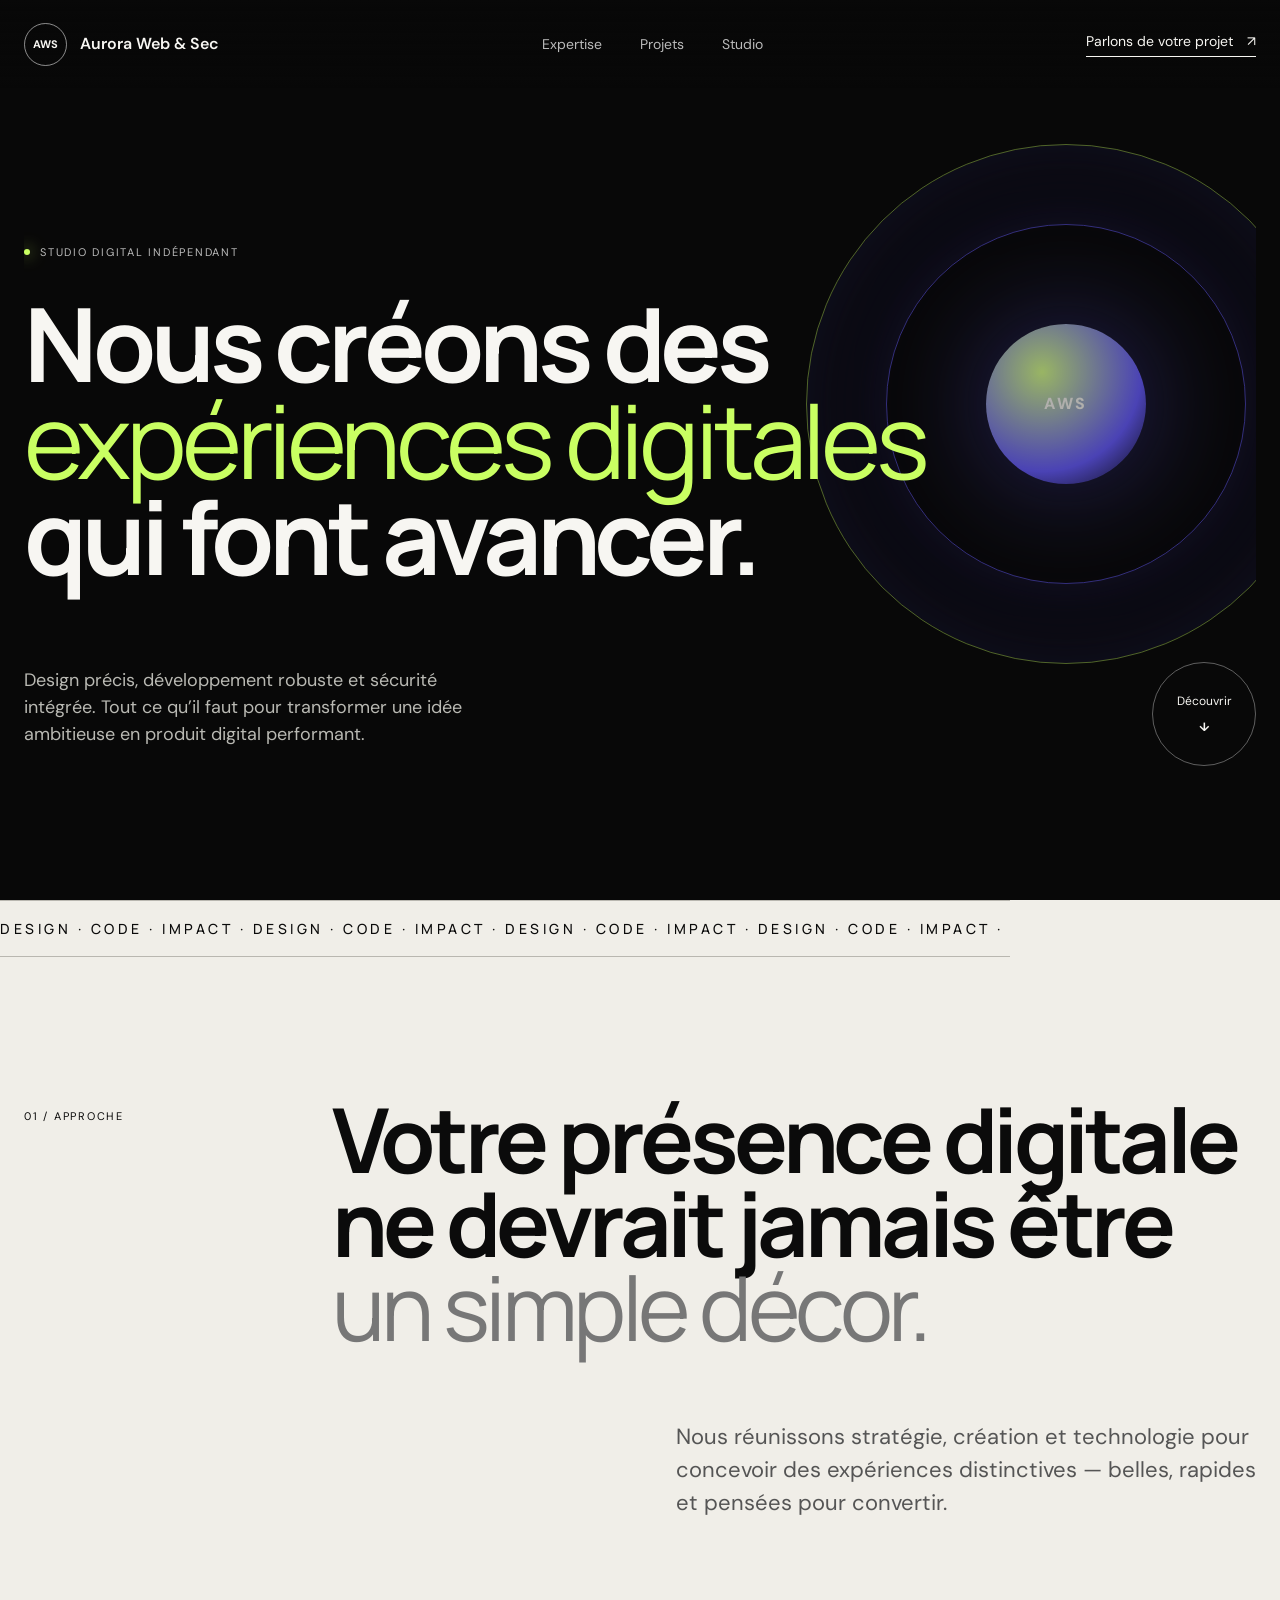
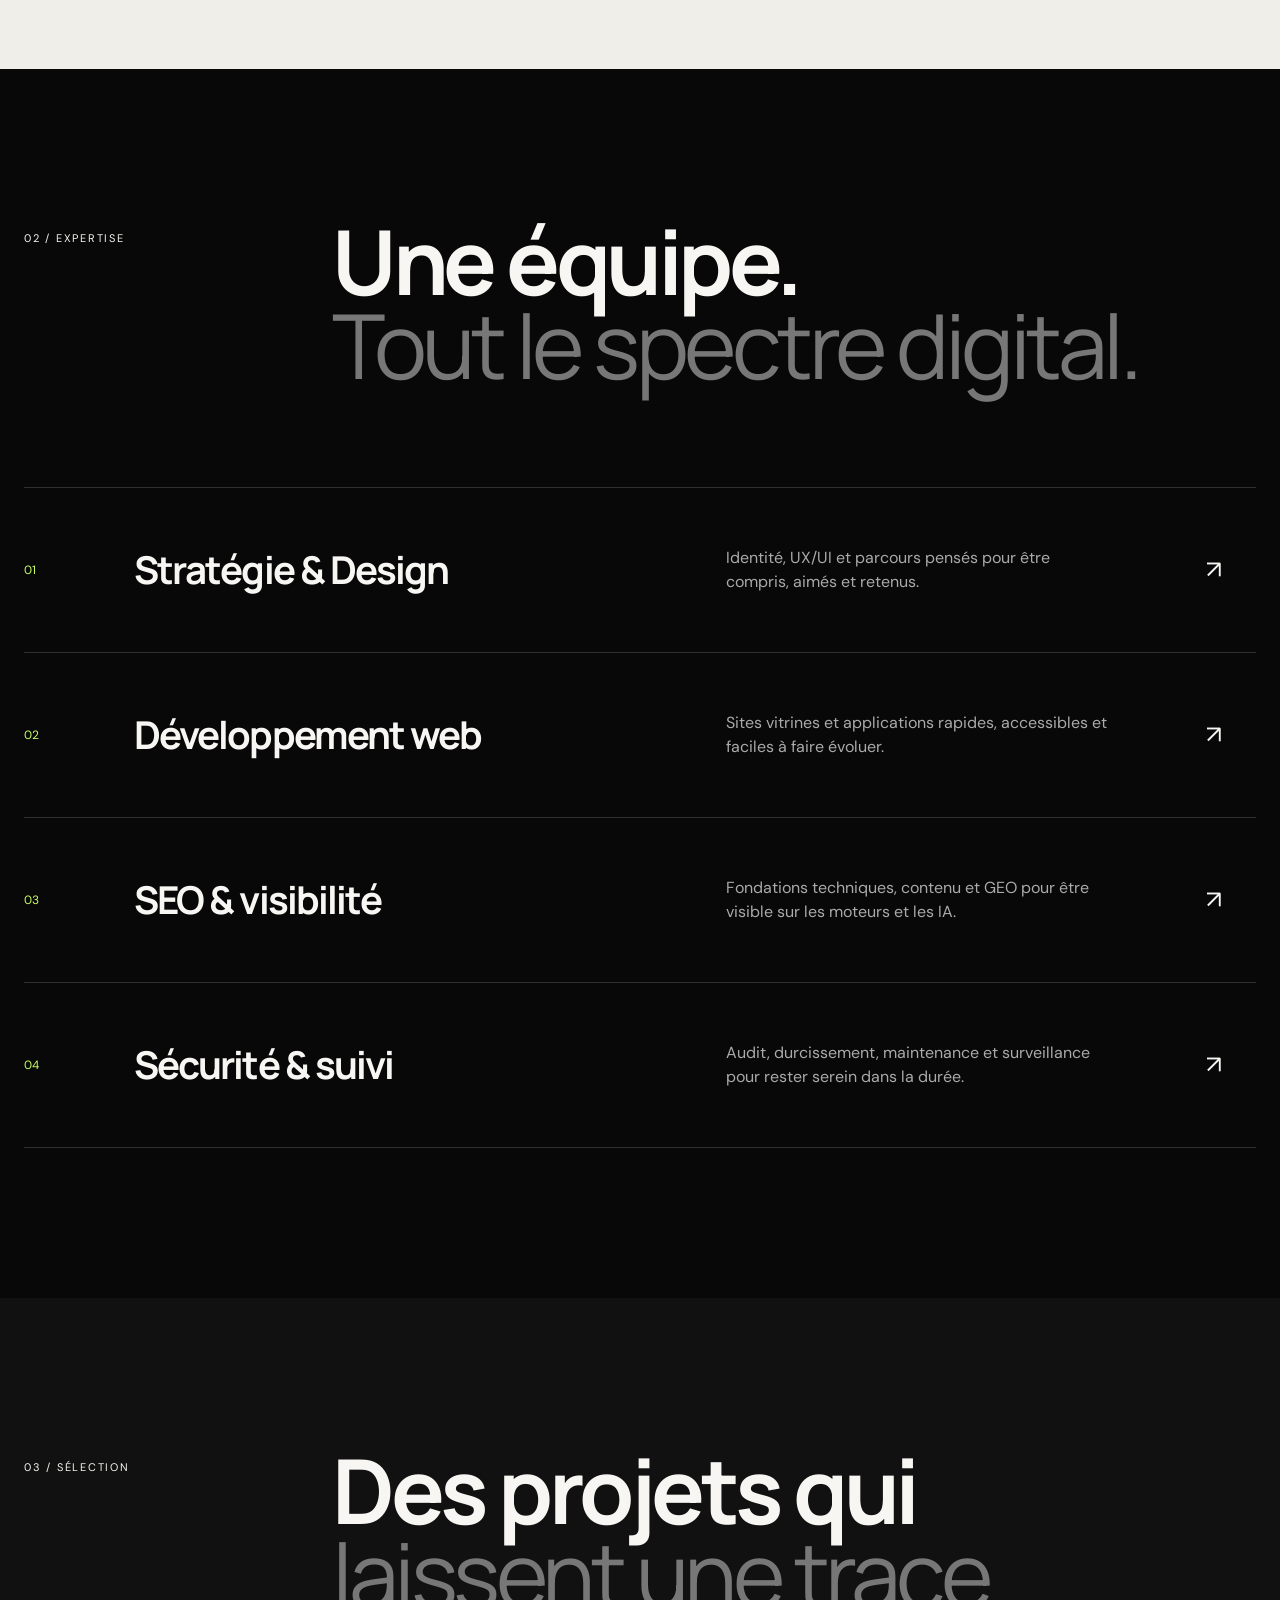
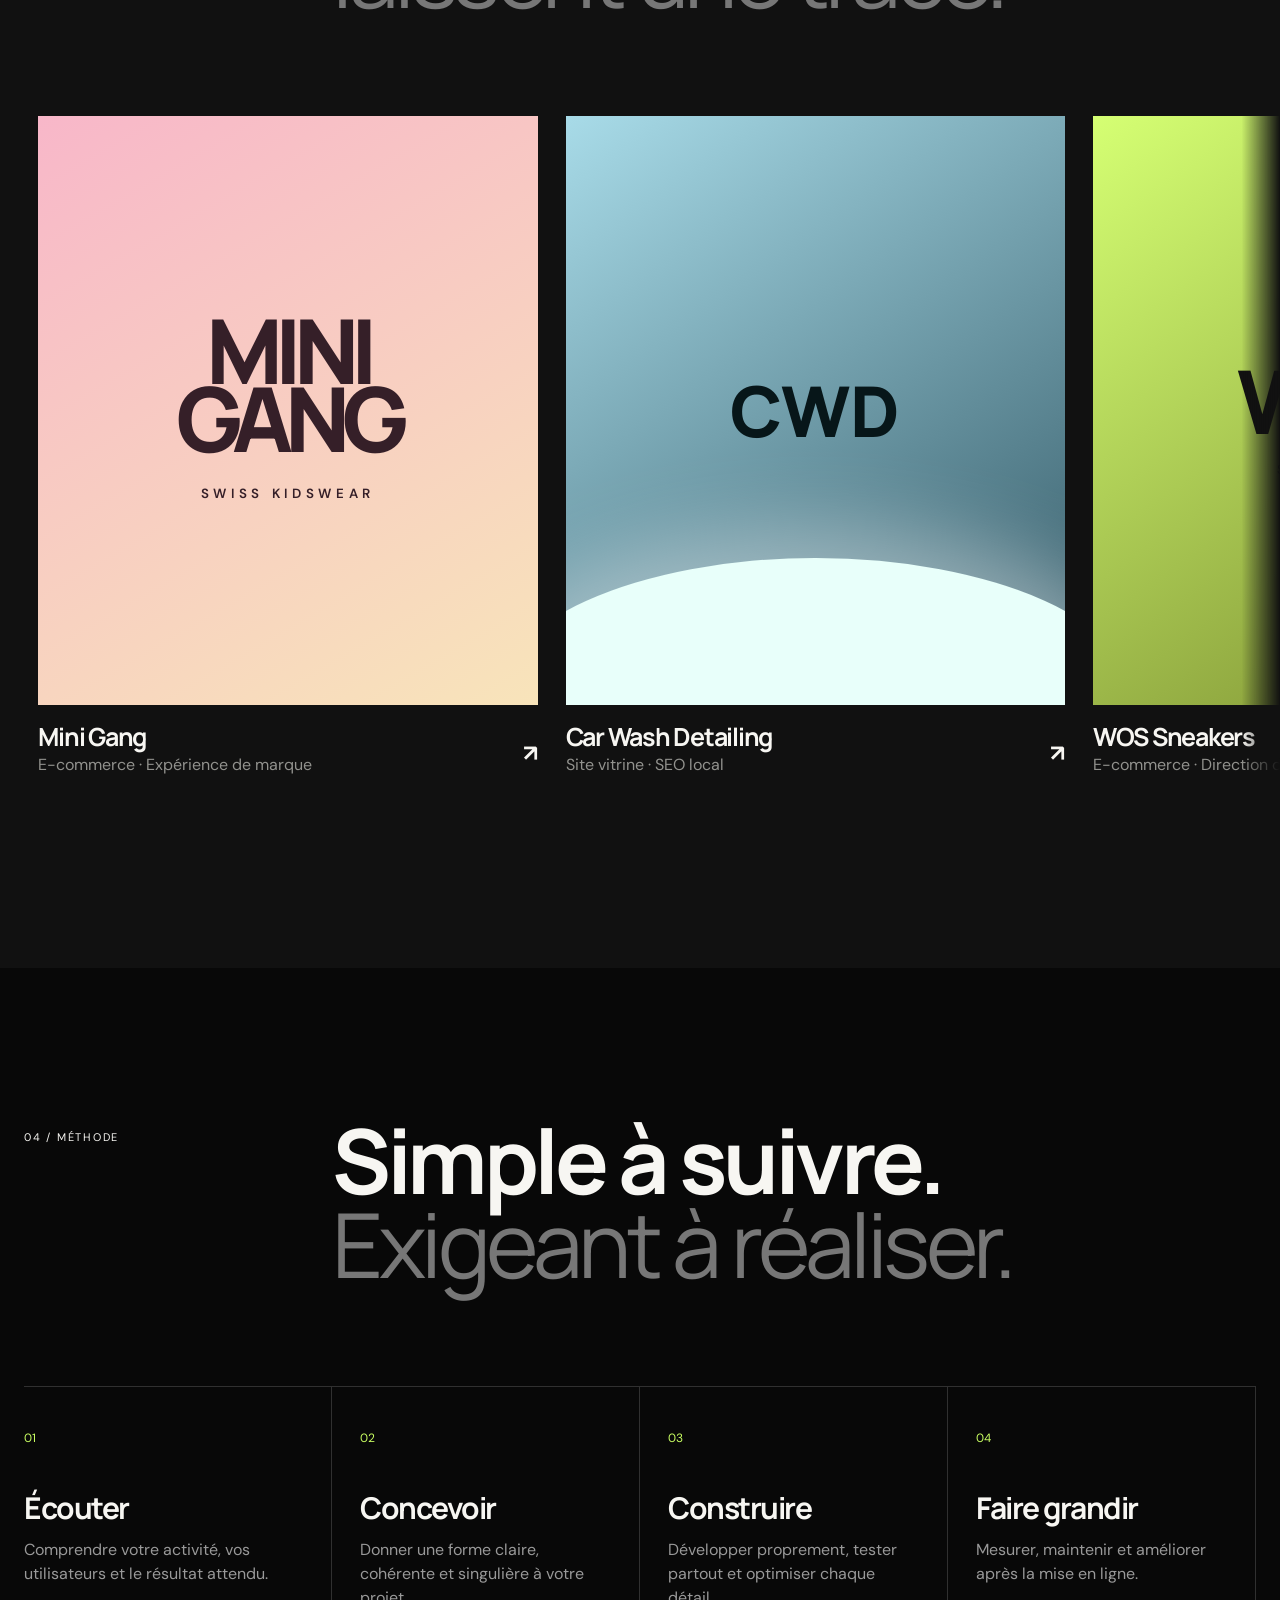
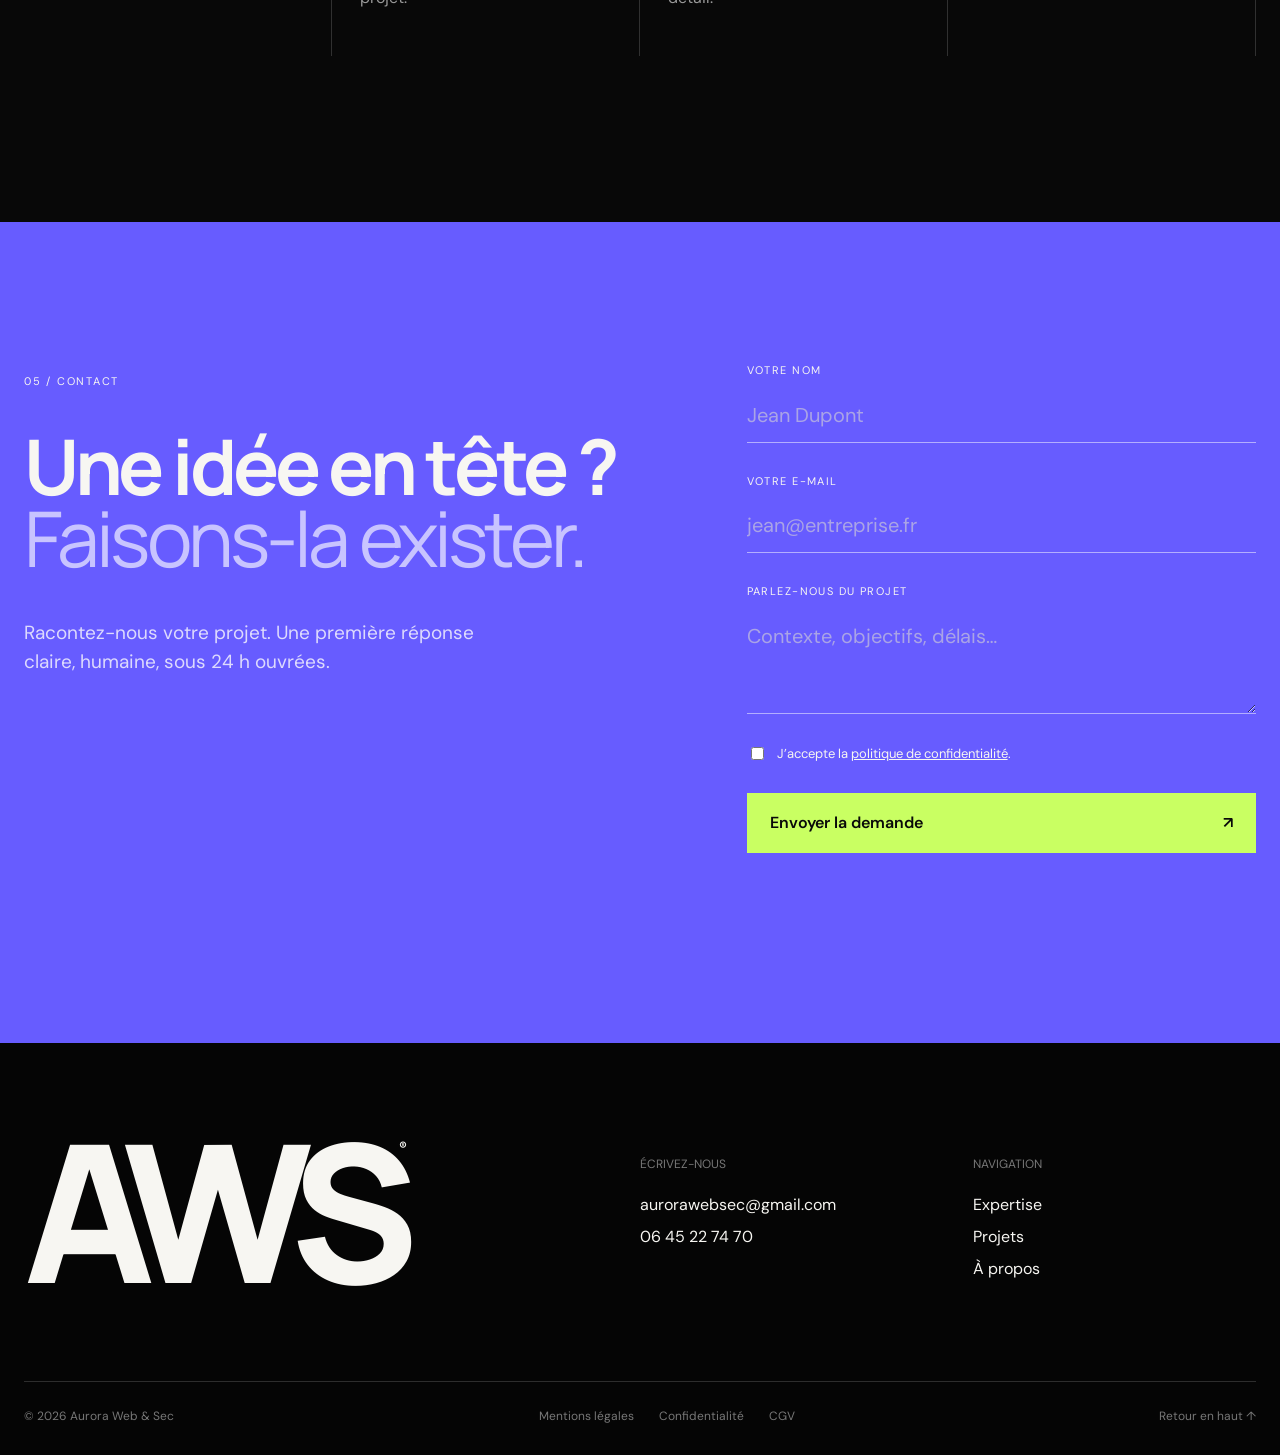
<file: index.html>
<!doctype html><html lang="fr"><head>
<meta charset="utf-8"><meta name="viewport" content="width=device-width,initial-scale=1">
<title>Aurora Web &amp; Sec — Studio web, SEO &amp; sécurité</title>
<meta name="description" content="Aurora Web & Sec conçoit des sites et applications web rapides, mémorables et sécurisés.">
<meta name="theme-color" content="#080808"><link rel="canonical" href="https://www.aurorawebandsecurity.fr/"><link rel="manifest" href="manifest/manifest.webmanifest"><link rel="icon" href="assets/favicon/awsiconblue.png"><link rel="stylesheet" href="assets/css/awes.css">
<meta property="og:type" content="website"><meta property="og:locale" content="fr_FR"><meta property="og:title" content="Aurora Web & Sec — Des expériences digitales qui avancent."><meta property="og:description" content="Design, développement, visibilité et sécurité web."><meta property="og:url" content="https://www.aurorawebandsecurity.fr/"><meta property="og:image" content="https://www.aurorawebandsecurity.fr/assets/favicon/awsiconblue.png">
<script type="application/ld+json">{"@context":"https://schema.org","@type":"ProfessionalService","name":"Aurora Web & Sec","url":"https://www.aurorawebandsecurity.fr/","email":"aurorawebsec@gmail.com","telephone":"+33645227470"}</script>
</head><body class="home"><a class="skip-link" href="#main">Aller au contenu</a><div class="progress" id="progress" aria-hidden="true"></div>
<header class="nav"><div class="shell nav-inner"><a class="brand" href="./" aria-label="Aurora Web & Sec — Accueil"><span class="brand-mark">AWS</span><span class="brand-name">Aurora Web &amp; Sec</span></a><nav class="menu" aria-label="Navigation principale"><a href="#expertise">Expertise</a><a href="#projets">Projets</a><a href="pages/a-propos.html">Studio</a></nav><a class="nav-cta" href="#contact">Parlons de votre projet <span>↗</span></a><button class="menu-toggle" type="button" aria-label="Ouvrir le menu" aria-expanded="false"><span></span><span></span></button></div></header>
<main id="main">
<section class="hero shell"><div class="eyebrow reveal"><span></span> Studio digital indépendant</div><h1 class="reveal">Nous créons des<br><em>expériences digitales</em><br>qui font avancer.</h1><div class="hero-bottom reveal"><p>Design précis, développement robuste et sécurité intégrée. Tout ce qu’il faut pour transformer une idée ambitieuse en produit digital performant.</p><a class="circle-link" href="#expertise" aria-label="Découvrir notre expertise"><span>Découvrir</span><b>↓</b></a></div><div class="hero-orbit" aria-hidden="true"><div class="orb orb-a"></div><div class="orb orb-b"></div><div class="orb-core">AWS</div></div></section>
<section class="statement"><div class="ticker" aria-hidden="true"><span>DESIGN · CODE · IMPACT · DESIGN · CODE · IMPACT ·&nbsp;</span><span>DESIGN · CODE · IMPACT · DESIGN · CODE · IMPACT ·&nbsp;</span></div><div class="shell statement-inner reveal"><p class="section-index">01 / APPROCHE</p><h2>Votre présence digitale ne devrait jamais être <span>un simple décor.</span></h2><p class="statement-copy">Nous réunissons stratégie, création et technologie pour concevoir des expériences distinctives — belles, rapides et pensées pour convertir.</p></div></section>
<section class="services shell" id="expertise"><header class="section-head reveal"><p class="section-index">02 / EXPERTISE</p><h2>Une équipe.<br><span>Tout le spectre digital.</span></h2></header><div class="service-list">
<a class="service-row reveal" href="pages/services.html"><span class="service-no">01</span><h3>Stratégie &amp; Design</h3><p>Identité, UX/UI et parcours pensés pour être compris, aimés et retenus.</p><i>↗</i></a><a class="service-row reveal" href="pages/services.html"><span class="service-no">02</span><h3>Développement web</h3><p>Sites vitrines et applications rapides, accessibles et faciles à faire évoluer.</p><i>↗</i></a><a class="service-row reveal" href="pages/services.html"><span class="service-no">03</span><h3>SEO &amp; visibilité</h3><p>Fondations techniques, contenu et GEO pour être visible sur les moteurs et les IA.</p><i>↗</i></a><a class="service-row reveal" href="pages/services.html"><span class="service-no">04</span><h3>Sécurité &amp; suivi</h3><p>Audit, durcissement, maintenance et surveillance pour rester serein dans la durée.</p><i>↗</i></a></div></section>
<section class="projects" id="projets"><div class="shell"><header class="section-head reveal"><p class="section-index">03 / SÉLECTION</p><h2>Des projets qui<br><span>laissent une trace.</span></h2></header></div><div class="project-marquee reveal"><div class="project-track">
<a class="project-card" href="https://minigang.ch" target="_blank" rel="noopener"><div class="project-visual visual-minigang"><span>MINI<br>GANG</span><small>SWISS KIDSWEAR</small></div><div class="project-meta"><h3>Mini Gang</h3><p>E-commerce · Expérience de marque</p><b>↗</b></div></a><a class="project-card" href="https://carwashdetailing.fr" target="_blank" rel="noopener"><div class="project-visual visual-cwd"><span>CWD</span><div class="wave"></div></div><div class="project-meta"><h3>Car Wash Detailing</h3><p>Site vitrine · SEO local</p><b>↗</b></div></a><a class="project-card" href="https://wossneakers.fr" target="_blank" rel="noopener"><div class="project-visual visual-wos"><span>WOS</span><small>SNEAKERS</small></div><div class="project-meta"><h3>WOS Sneakers</h3><p>E-commerce · Direction digitale</p><b>↗</b></div></a>
<div class="project-copy" aria-hidden="true"><a class="project-card" href="https://minigang.ch" tabindex="-1"><div class="project-visual visual-minigang"><span>MINI<br>GANG</span><small>SWISS KIDSWEAR</small></div><div class="project-meta"><h3>Mini Gang</h3><p>E-commerce · Expérience de marque</p><b>↗</b></div></a><a class="project-card" href="https://carwashdetailing.fr" tabindex="-1"><div class="project-visual visual-cwd"><span>CWD</span><div class="wave"></div></div><div class="project-meta"><h3>Car Wash Detailing</h3><p>Site vitrine · SEO local</p><b>↗</b></div></a><a class="project-card" href="https://wossneakers.fr" tabindex="-1"><div class="project-visual visual-wos"><span>WOS</span><small>SNEAKERS</small></div><div class="project-meta"><h3>WOS Sneakers</h3><p>E-commerce · Direction digitale</p><b>↗</b></div></a></div></div></div></section>
<section class="process shell"><header class="section-head reveal"><p class="section-index">04 / MÉTHODE</p><h2>Simple à suivre.<br><span>Exigeant à réaliser.</span></h2></header><ol class="process-grid"><li class="reveal"><span>01</span><h3>Écouter</h3><p>Comprendre votre activité, vos utilisateurs et le résultat attendu.</p></li><li class="reveal"><span>02</span><h3>Concevoir</h3><p>Donner une forme claire, cohérente et singulière à votre projet.</p></li><li class="reveal"><span>03</span><h3>Construire</h3><p>Développer proprement, tester partout et optimiser chaque détail.</p></li><li class="reveal"><span>04</span><h3>Faire grandir</h3><p>Mesurer, maintenir et améliorer après la mise en ligne.</p></li></ol></section>
<section class="contact" id="contact"><div class="shell contact-grid"><div class="reveal"><p class="section-index">05 / CONTACT</p><h2>Une idée en tête ?<br><span>Faisons-la exister.</span></h2><p class="contact-intro">Racontez-nous votre projet. Une première réponse claire, humaine, sous 24 h ouvrées.</p></div><form class="form reveal" id="contactForm" novalidate><div class="field"><label for="name">Votre nom</label><input id="name" name="name" autocomplete="name" required placeholder="Jean Dupont"></div><div class="field"><label for="email">Votre e-mail</label><input id="email" name="email" type="email" autocomplete="email" required placeholder="jean@entreprise.fr"></div><div class="field"><label for="message">Parlez-nous du projet</label><textarea id="message" name="message" required placeholder="Contexte, objectifs, délais…"></textarea></div><label class="consent"><input id="consent" type="checkbox" required><span>J’accepte la <a href="pages/confidentialite.html">politique de confidentialité</a>.</span></label><button class="submit" type="submit">Envoyer la demande <span>↗</span></button><small id="formMsg" aria-live="polite"></small></form></div></section>
</main><footer><div class="shell footer-top"><a class="footer-brand" href="./">AWS<span>®</span></a><div><p>Écrivez-nous</p><a href="mailto:aurorawebsec@gmail.com">aurorawebsec@gmail.com</a><a href="tel:+33645227470">06 45 22 74 70</a></div><div><p>Navigation</p><a href="#expertise">Expertise</a><a href="#projets">Projets</a><a href="pages/a-propos.html">À propos</a></div></div><div class="shell footer-bottom"><span>© <span id="year"></span> Aurora Web &amp; Sec</span><nav><a href="pages/mentions-legales.html">Mentions légales</a><a href="pages/confidentialite.html">Confidentialité</a><a href="pages/cgv.html">CGV</a></nav><a href="#main">Retour en haut ↑</a></div></footer><script src="assets/js/awes.js" defer></script></body></html>
</file>
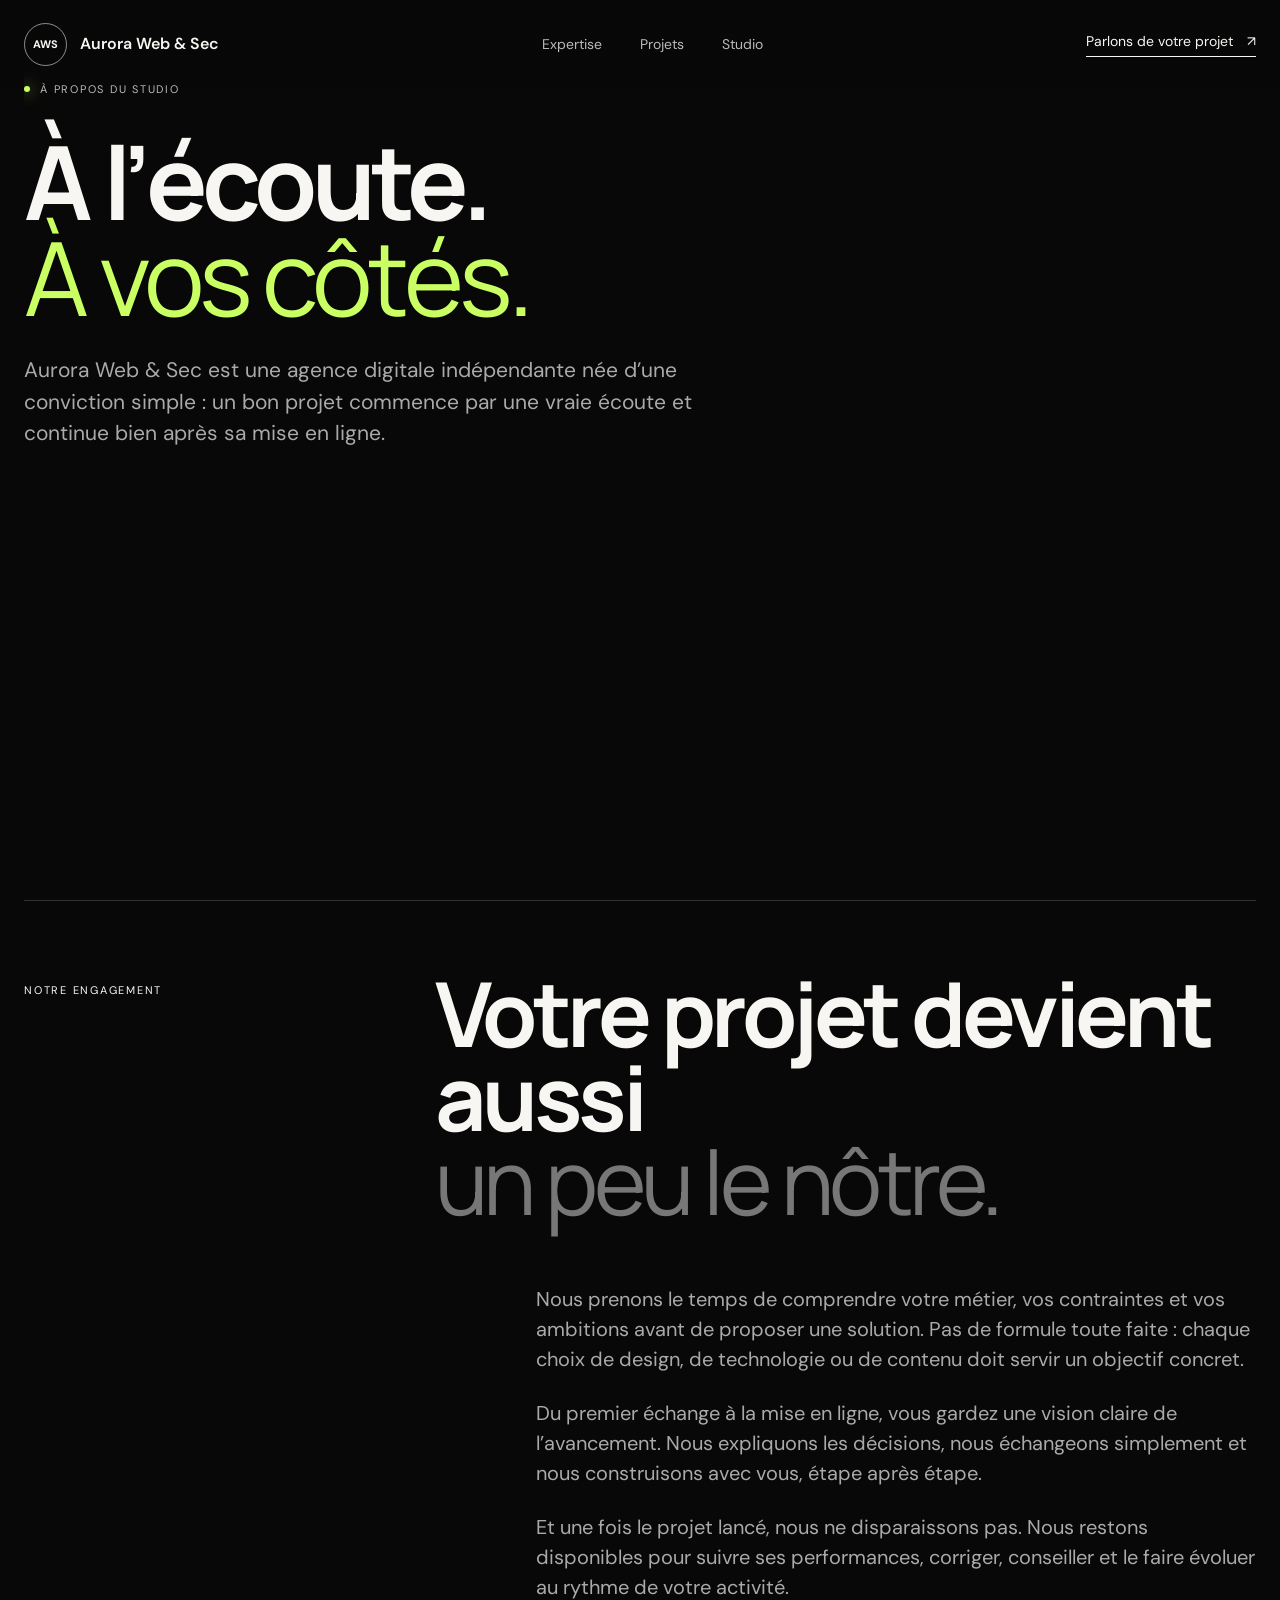
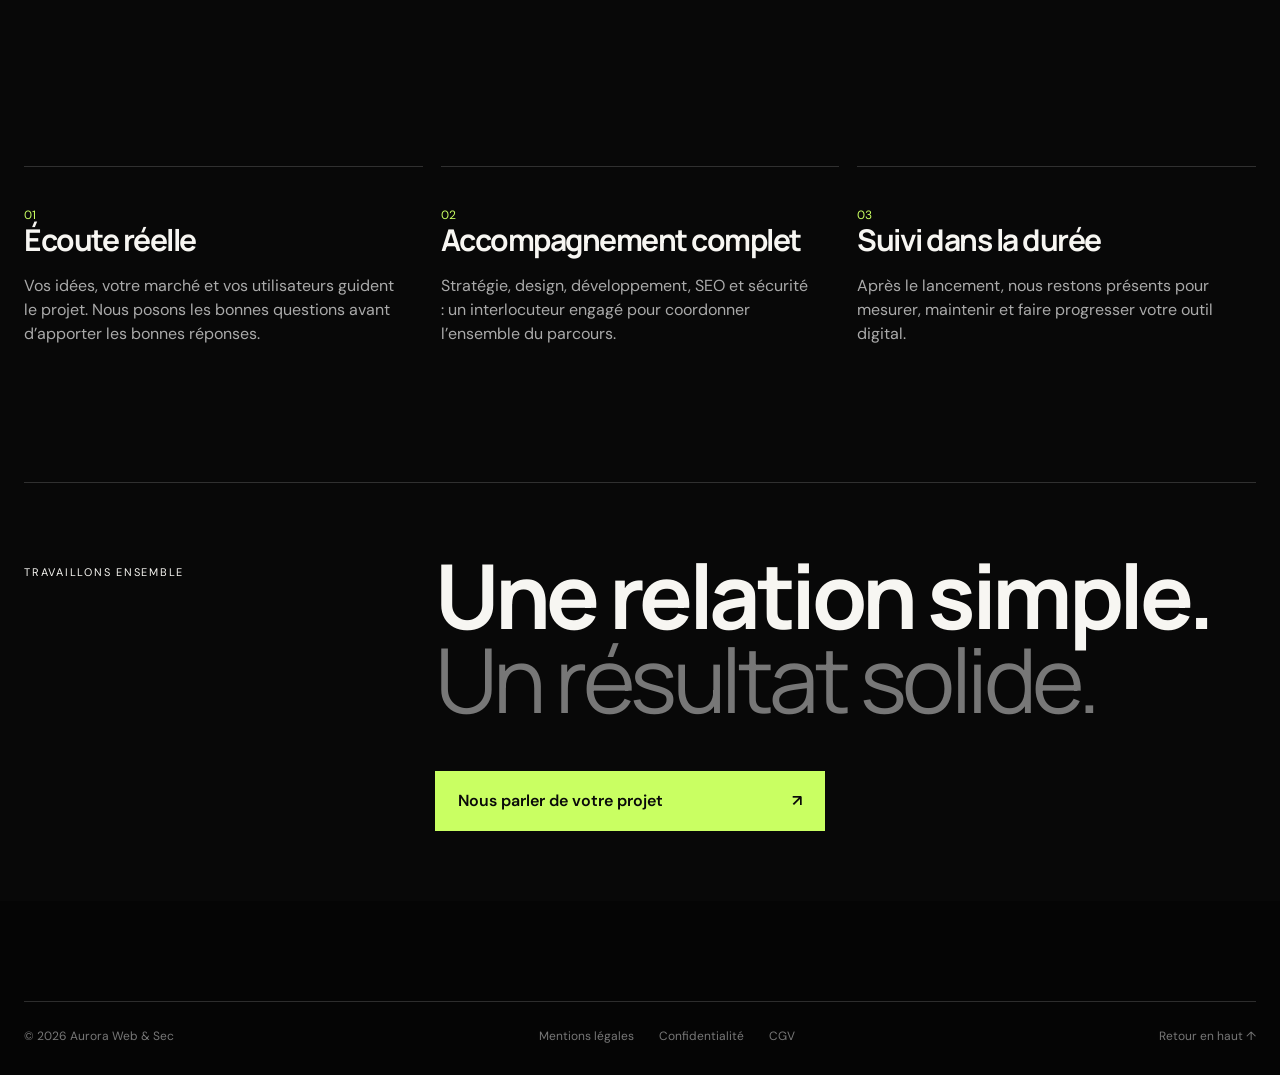
<file: pages/a-propos.html>
<!doctype html><html lang="fr"><head><meta charset="utf-8"><meta name="viewport" content="width=device-width,initial-scale=1"><title>À propos | Aurora Web &amp; Sec</title><meta name="description" content="Une agence web attentive qui accompagne chaque client, de la première idée au suivi après lancement."><link rel="canonical" href="https://www.aurorawebandsecurity.fr/pages/a-propos.html"><link rel="icon" href="../assets/favicon/awsiconblue.png"><link rel="stylesheet" href="../assets/css/awes.css"></head><body>
<a class="skip-link" href="#main">Aller au contenu</a><div class="progress" id="progress" aria-hidden="true"></div>
<header class="nav"><div class="container nav-inner"><a class="brand" href="../" aria-label="Aurora Web & Sec — Accueil"><span class="brand-mark">AWS</span><span class="brand-name">Aurora Web &amp; Sec</span></a><nav class="menu" aria-label="Navigation principale"><a href="services.html">Expertise</a><a href="../#projets">Projets</a><a href="a-propos.html">Studio</a></nav><a class="nav-cta" href="../#contact">Parlons de votre projet <span>↗</span></a><button class="menu-toggle" type="button" aria-label="Ouvrir le menu" aria-expanded="false"><span></span><span></span></button></div></header>
<main id="main" class="container about-page"><section class="hero"><p class="eyebrow reveal"><span></span> À propos du studio</p><h1 class="reveal">À l’écoute.<br><em>À vos côtés.</em></h1><p class="lead reveal">Aurora Web &amp; Sec est une agence digitale indépendante née d’une conviction simple : un bon projet commence par une vraie écoute et continue bien après sa mise en ligne.</p></section>
<section class="about-intro reveal"><p class="section-index">NOTRE ENGAGEMENT</p><h2>Votre projet devient aussi<br><span>un peu le nôtre.</span></h2><div class="about-copy"><p>Nous prenons le temps de comprendre votre métier, vos contraintes et vos ambitions avant de proposer une solution. Pas de formule toute faite : chaque choix de design, de technologie ou de contenu doit servir un objectif concret.</p><p>Du premier échange à la mise en ligne, vous gardez une vision claire de l’avancement. Nous expliquons les décisions, nous échangeons simplement et nous construisons avec vous, étape après étape.</p><p>Et une fois le projet lancé, nous ne disparaissons pas. Nous restons disponibles pour suivre ses performances, corriger, conseiller et le faire évoluer au rythme de votre activité.</p></div></section>
<section><div class="grid"><article class="card reveal"><span class="service-no">01</span><h2>Écoute réelle</h2><p>Vos idées, votre marché et vos utilisateurs guident le projet. Nous posons les bonnes questions avant d’apporter les bonnes réponses.</p></article><article class="card reveal"><span class="service-no">02</span><h2>Accompagnement complet</h2><p>Stratégie, design, développement, SEO et sécurité : un interlocuteur engagé pour coordonner l’ensemble du parcours.</p></article><article class="card reveal"><span class="service-no">03</span><h2>Suivi dans la durée</h2><p>Après le lancement, nous restons présents pour mesurer, maintenir et faire progresser votre outil digital.</p></article></div></section>
<section class="about-cta reveal"><p class="section-index">TRAVAILLONS ENSEMBLE</p><h2>Une relation simple.<br><span>Un résultat solide.</span></h2><a class="submit" href="../#contact">Nous parler de votre projet <span>↗</span></a></section></main>
<footer><div class="container footer-bottom"><span>© <span id="year"></span> Aurora Web &amp; Sec</span><nav><a href="mentions-legales.html">Mentions légales</a><a href="confidentialite.html">Confidentialité</a><a href="cgv.html">CGV</a></nav><a href="#main">Retour en haut ↑</a></div></footer><script src="../assets/js/awes.js" defer></script></body></html>
</file>
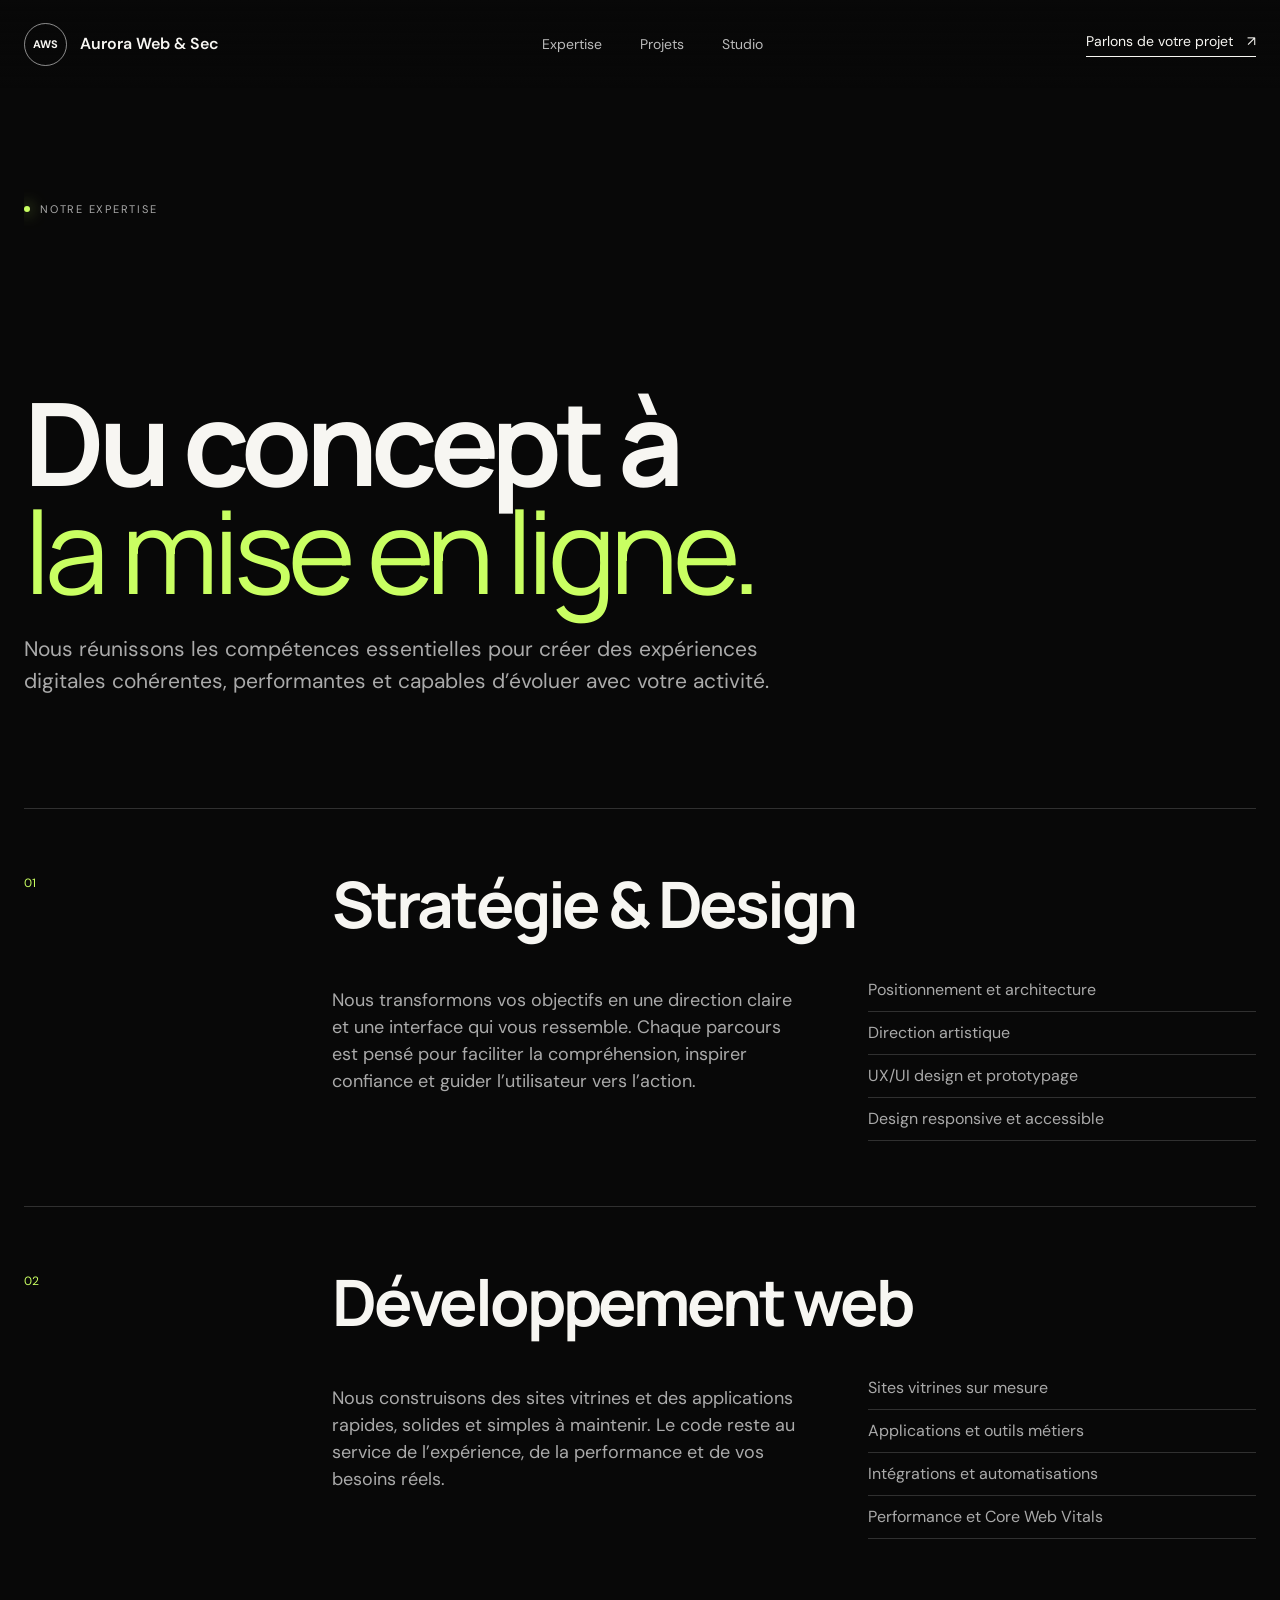
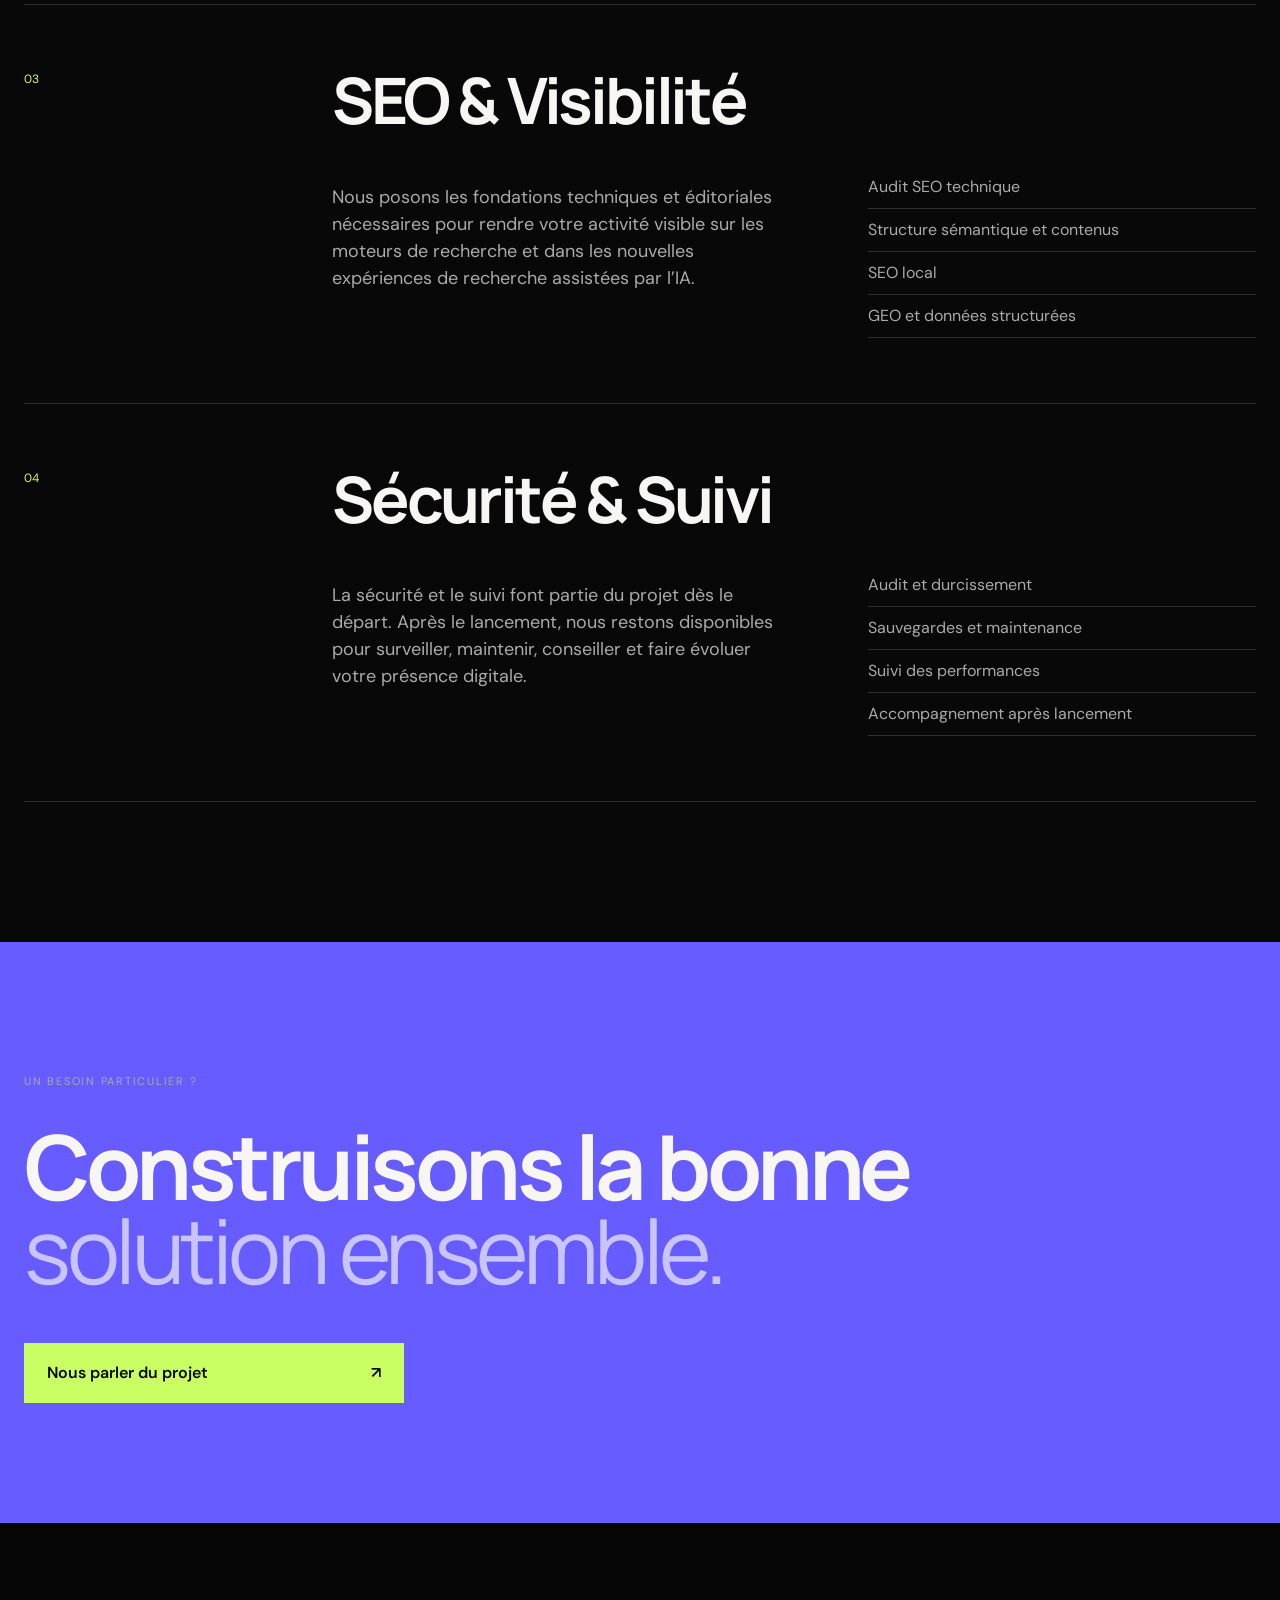
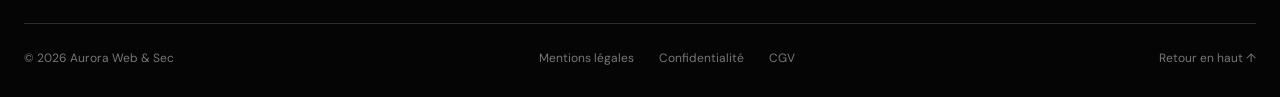
<file: pages/services.html>
<!doctype html>
<html lang="fr">
<head>
  <meta charset="utf-8">
  <meta name="viewport" content="width=device-width,initial-scale=1">
  <title>Services | Aurora Web &amp; Sec</title>
  <meta name="description" content="Design, développement web, SEO, sécurité et accompagnement digital sur mesure.">
  <link rel="canonical" href="https://www.aurorawebandsecurity.fr/pages/services.html">
  <link rel="icon" href="../assets/favicon/awsiconblue.png">
  <meta name="theme-color" content="#080808">
  <link rel="stylesheet" href="../assets/css/awes.css">
</head>
<body class="services-page">
  <a class="skip-link" href="#main">Aller au contenu</a>
  <div class="progress" id="progress" aria-hidden="true"></div>

  <header class="nav">
    <div class="container nav-inner">
      <a class="brand" href="../" aria-label="Aurora Web & Sec — Accueil"><span class="brand-mark">AWS</span><span class="brand-name">Aurora Web &amp; Sec</span></a>
      <nav class="menu" aria-label="Navigation principale"><a href="services.html" aria-current="page">Expertise</a><a href="../#projets">Projets</a><a href="a-propos.html">Studio</a></nav>
      <a class="nav-cta" href="../#contact">Parlons de votre projet <span>↗</span></a>
      <button class="menu-toggle" type="button" aria-label="Ouvrir le menu" aria-expanded="false"><span></span><span></span></button>
    </div>
  </header>

  <main id="main">
    <section class="container hero inner-hero">
      <p class="eyebrow reveal"><span></span> Notre expertise</p>
      <h1 class="reveal">Du concept à<br><em>la mise en ligne.</em></h1>
      <p class="lead reveal">Nous réunissons les compétences essentielles pour créer des expériences digitales cohérentes, performantes et capables d’évoluer avec votre activité.</p>
    </section>

    <section class="container service-detail-list">
      <article class="service-detail reveal"><span class="service-no">01</span><div><h2>Stratégie &amp; Design</h2><p>Nous transformons vos objectifs en une direction claire et une interface qui vous ressemble. Chaque parcours est pensé pour faciliter la compréhension, inspirer confiance et guider l’utilisateur vers l’action.</p><ul><li>Positionnement et architecture</li><li>Direction artistique</li><li>UX/UI design et prototypage</li><li>Design responsive et accessible</li></ul></div></article>
      <article class="service-detail reveal"><span class="service-no">02</span><div><h2>Développement web</h2><p>Nous construisons des sites vitrines et des applications rapides, solides et simples à maintenir. Le code reste au service de l’expérience, de la performance et de vos besoins réels.</p><ul><li>Sites vitrines sur mesure</li><li>Applications et outils métiers</li><li>Intégrations et automatisations</li><li>Performance et Core Web Vitals</li></ul></div></article>
      <article class="service-detail reveal"><span class="service-no">03</span><div><h2>SEO &amp; Visibilité</h2><p>Nous posons les fondations techniques et éditoriales nécessaires pour rendre votre activité visible sur les moteurs de recherche et dans les nouvelles expériences de recherche assistées par l’IA.</p><ul><li>Audit SEO technique</li><li>Structure sémantique et contenus</li><li>SEO local</li><li>GEO et données structurées</li></ul></div></article>
      <article class="service-detail reveal"><span class="service-no">04</span><div><h2>Sécurité &amp; Suivi</h2><p>La sécurité et le suivi font partie du projet dès le départ. Après le lancement, nous restons disponibles pour surveiller, maintenir, conseiller et faire évoluer votre présence digitale.</p><ul><li>Audit et durcissement</li><li>Sauvegardes et maintenance</li><li>Suivi des performances</li><li>Accompagnement après lancement</li></ul></div></article>
    </section>

    <section class="service-callout"><div class="container reveal"><p class="section-index">UN BESOIN PARTICULIER ?</p><h2>Construisons la bonne<br><span>solution ensemble.</span></h2><a class="submit" href="../#contact">Nous parler du projet <span>↗</span></a></div></section>
  </main>

  <footer><div class="container footer-bottom"><span>© <span id="year"></span> Aurora Web &amp; Sec</span><nav><a href="mentions-legales.html">Mentions légales</a><a href="confidentialite.html">Confidentialité</a><a href="cgv.html">CGV</a></nav><a href="#main">Retour en haut ↑</a></div></footer>
  <script src="../assets/js/awes.js" defer></script>
</body>
</html>
</file>
<file: assets/css/awes.css>
@import url('https://fonts.googleapis.com/css2?family=DM+Sans:wght@400;500;600&family=Manrope:wght@400;500;600;700;800&display=swap');
:root{--ink:#080808;--paper:#f0eee8;--lime:#c9ff62;--blue:#675cff;--line:rgba(255,255,255,.16);--font:"DM Sans",sans-serif;--display:"Manrope",sans-serif}*{box-sizing:border-box}html{scroll-behavior:smooth}body{margin:0;background:var(--ink);color:#f7f6f2;font:16px/1.5 var(--font);overflow-x:hidden}body.menu-open{overflow:hidden}a{color:inherit;text-decoration:none}button,input,textarea{font:inherit}.shell,.container{width:min(100% - 48px,1380px);margin:auto}.skip-link{position:fixed;top:-100px;left:16px;z-index:9999;background:var(--lime);color:#080808;padding:12px}.skip-link:focus{top:16px}.progress{position:fixed;z-index:1000;inset:0 auto auto;width:100%;height:2px;background:var(--lime);transform:scaleX(0);transform-origin:left}.nav{position:fixed;z-index:900;inset:0 0 auto;background:linear-gradient(#080808,transparent);transition:.3s}.nav.scrolled{background:#080808dd;backdrop-filter:blur(16px);border-bottom:1px solid var(--line)}.nav-inner{height:88px;display:flex;align-items:center;justify-content:space-between}.brand{display:flex;align-items:center;gap:13px}.brand-mark{display:grid;place-items:center;width:43px;height:43px;border:1px solid #ffffff88;border-radius:50%;font-size:11px;font-weight:700}.brand-name{font-weight:600}.menu{display:flex;gap:38px}.menu a,.nav-cta{font-size:14px}.menu a{color:#bbb}.menu a:hover{color:#fff}.nav-cta{border-bottom:1px solid;padding-bottom:4px}.nav-cta span{margin-left:10px}.menu-toggle{display:none;background:none;border:0}.menu-toggle span{display:block;width:24px;height:1px;background:white;margin:6px}
.hero{position:relative;min-height:100svh;padding:180px 0 70px;display:flex;flex-direction:column;justify-content:center;overflow:hidden}.eyebrow,.section-index{font-size:11px;letter-spacing:.16em;text-transform:uppercase}.eyebrow{display:flex;align-items:center;gap:10px;color:#bbb}.eyebrow span{width:6px;height:6px;border-radius:50%;background:var(--lime);box-shadow:0 0 16px var(--lime)}h1,h2,h3{font-family:var(--display);margin:0;letter-spacing:-.05em;line-height:.94}h1{font-size:clamp(54px,8vw,126px);position:relative;z-index:2;margin-top:35px}h1 em{color:var(--lime);font-style:normal;font-weight:400}.hero-bottom{position:relative;z-index:2;margin-top:65px;display:flex;align-items:end;justify-content:space-between}.hero-bottom>p{color:#b9b9b3;max-width:480px;font-size:18px}.circle-link{width:104px;height:104px;border:1px solid #ffffff59;border-radius:50%;display:flex;flex-direction:column;align-items:center;justify-content:center;font-size:12px;gap:8px;transition:.3s}.circle-link:hover{background:var(--lime);color:#080808;transform:rotate(-8deg)}.hero-orbit{position:absolute;width:520px;height:520px;right:-70px;top:16%;opacity:.7}.orb{position:absolute;border-radius:50%}.orb-a{inset:0;border:1px solid #c9ff6288;box-shadow:inset 0 0 100px #675cff30;animation:orbit 15s linear infinite}.orb-b{inset:80px;border:1px solid #675cffaa;box-shadow:0 0 80px #675cff38;animation:orbit 10s linear infinite reverse}.orb-core{position:absolute;inset:180px;border-radius:50%;display:grid;place-items:center;background:radial-gradient(circle at 35% 30%,#d7ff8b,#675cff 65%,#080808);font-weight:800;letter-spacing:.15em;box-shadow:0 0 120px #675cff80}@keyframes orbit{50%{transform:scale(.9) rotate(180deg);border-radius:42% 58% 66% 34%}to{transform:rotate(360deg)}}
.statement{background:var(--paper);color:#0b0b0b;padding:0 0 150px;overflow:hidden}.ticker{display:flex;width:max-content;border-block:1px solid #b9b7b0;padding:18px 0;font:500 14px var(--display);letter-spacing:.25em;animation:ticker 24s linear infinite}@keyframes ticker{to{transform:translateX(-50%)}}.statement-inner{padding-top:140px;display:grid;grid-template-columns:1fr 3fr}.statement h2,.section-head h2{font-size:clamp(48px,7vw,104px)}.statement h2 span,.section-head h2 span,.contact h2 span{font-weight:400;color:#777}.statement-copy{grid-column:2;max-width:580px;margin:70px 0 0 auto;font-size:22px;color:#555}.services,.process{padding-block:150px}.section-head{display:grid;grid-template-columns:1fr 3fr;margin-bottom:100px}.section-head h2{grid-column:2}.service-row{display:grid;grid-template-columns:80px 1.25fr 1fr 50px;gap:30px;align-items:center;border-top:1px solid var(--line);padding:42px 0;transition:.25s}.service-row:last-child{border-bottom:1px solid var(--line)}.service-row:hover{padding-inline:20px;background:#ffffff09}.service-no{color:var(--lime);font-size:12px}.service-row h3{font-size:clamp(27px,3vw,45px)}.service-row p{color:#aaa;max-width:390px}.service-row i{font-style:normal;font-size:25px}.projects{background:#111;padding-block:150px}.project-grid{display:grid;grid-template-columns:1.25fr .75fr;gap:30px}.project-card{display:block}.project-large{grid-row:span 2}.project-visual{position:relative;overflow:hidden;min-height:360px;display:grid;place-items:center;transition:.5s}.project-large .project-visual{height:790px}.project-card:hover .project-visual{transform:scale(.985)}.visual-kyomu{background:radial-gradient(circle at 65% 30%,#7b75ff,transparent 38%),linear-gradient(145deg,#161519,#292555)}.visual-kyomu>span{font:700 clamp(46px,7vw,100px) var(--display);letter-spacing:.12em;z-index:2}.visual-ring{position:absolute;width:68%;aspect-ratio:1;border:1px solid var(--lime);border-radius:50%;box-shadow:0 0 90px #675cff;animation:orbit 12s linear infinite}.visual-cwd{background:linear-gradient(145deg,#a8dbe8,#355b68);color:#071619}.visual-cwd>span{font:800 70px var(--display);z-index:2}.wave{position:absolute;width:130%;height:50%;bottom:-25%;border-radius:50%;background:#e8fffa;box-shadow:0 -30px 80px #ffffff66}.visual-wos{background:linear-gradient(145deg,#d5ff73,#798b2f);color:#111;display:flex;flex-direction:column;justify-content:center}.visual-wos span{font:800 88px var(--display)}.visual-wos small{letter-spacing:.6em}.project-meta{display:grid;grid-template-columns:1fr auto;align-items:center;padding:20px 0 35px}.project-meta h3{font-size:25px}.project-meta p{grid-column:1;color:#92928e;margin:5px 0}.project-meta b{grid-row:1/3;grid-column:2;font-size:23px}
.process-grid{list-style:none;padding:0;display:grid;grid-template-columns:repeat(4,1fr);border-top:1px solid var(--line)}.process-grid li{padding:38px 28px 30px 0;border-right:1px solid var(--line);min-height:260px}.process-grid li+li{padding-left:28px}.process-grid span{color:var(--lime);font-size:12px}.process-grid h3{font-size:30px;margin:45px 0 15px}.process-grid p{color:#999}.contact{background:var(--blue);padding-block:140px}.contact-grid{display:grid;grid-template-columns:1.1fr .9fr;gap:100px}.contact h2{font-size:clamp(48px,6vw,90px);margin-top:40px}.contact h2 span{color:#c8c4ff}.contact-intro{max-width:470px;font-size:19px;margin-top:45px;color:#dddafd}.form{display:grid;gap:30px}.field{display:grid;gap:9px}.field label{font-size:11px;text-transform:uppercase;letter-spacing:.13em}.field input,.field textarea{border:0;border-bottom:1px solid #ffffff80;background:transparent;color:#fff;padding:12px 0;font-size:20px;outline:0}.field textarea{min-height:105px}.field input::placeholder,.field textarea::placeholder{color:#aaa4e6}.consent{display:flex;gap:10px;font-size:13px}.consent a{text-decoration:underline}.submit{border:0;background:var(--lime);color:#090909;padding:18px 23px;display:flex;justify-content:space-between;cursor:pointer;font-weight:600}.submit:hover{background:#fff}#formMsg{min-height:20px}footer{background:#050505;padding:100px 0 30px}.footer-top{display:grid;grid-template-columns:2fr 1fr 1fr;gap:50px;padding-bottom:100px}.footer-brand{font:800 clamp(90px,15vw,220px)/.7 var(--display);letter-spacing:-.1em}.footer-brand span{font-size:12px;vertical-align:top}.footer-top>div{display:flex;flex-direction:column;gap:8px}.footer-top p{color:#777;font-size:12px;text-transform:uppercase}.footer-top address{font-style:normal;color:#aaa}.footer-bottom{border-top:1px solid var(--line);padding-top:25px;display:flex;justify-content:space-between;color:#777;font-size:12px}.footer-bottom nav{display:flex;gap:25px}
.reveal{opacity:0;transform:translateY(28px);transition:.8s}.reveal.visible{opacity:1;transform:none}.loader{position:fixed;z-index:9999;inset:0;background:#030303;display:grid;place-items:center;transition:transform .85s cubic-bezier(.77,0,.18,1);transform-origin:top}.loader.done{transform:translateY(-100%)}.loader-word{font:800 clamp(54px,11vw,150px) var(--display);letter-spacing:-.08em}.loader-word:after{content:"";display:block;width:0;height:2px;background:var(--lime);animation:loadline 1s forwards}@keyframes loadline{to{width:100%}}
body:not(.home) main{min-height:70vh}.container.hero{padding-top:190px;padding-bottom:90px;min-height:auto}.container.hero h1{font-size:clamp(62px,9vw,125px)}.lead{font-size:21px;color:#aaa;max-width:700px;margin-top:30px}.grid{display:grid;grid-template-columns:repeat(3,1fr);gap:18px}.card{border-top:1px solid var(--line);padding:35px 25px 50px 0}.card h2{font-size:30px;margin-bottom:20px}.card p,.card li,.container>p,.container>ul{color:#aaa}.container>section{padding-block:70px}.container>h1{font-size:clamp(48px,7vw,90px);margin-top:170px}.container>h2,.container>h3{margin-top:45px}
@media(max-width:900px){.shell,.container{width:min(100% - 32px,1380px)}.brand-name,.nav-cta{display:none}.menu-toggle{display:block}.menu{position:fixed;inset:88px 0 0;background:#080808;display:none;flex-direction:column;padding:50px 24px}.menu.open{display:flex}.menu a{font:600 38px var(--display)}.hero-orbit{width:340px;height:340px;right:-170px}.orb-b{inset:50px}.orb-core{inset:120px}.statement-inner,.section-head{grid-template-columns:1fr}.statement h2,.section-head h2,.statement-copy{grid-column:1}.section-index{margin-bottom:35px}.statement-copy{margin:45px 0 0}.service-row{grid-template-columns:45px 1fr 35px}.service-row p{grid-column:2}.service-row i{grid-column:3;grid-row:1/3}.project-grid{grid-template-columns:1fr}.project-large{grid-row:auto}.project-large .project-visual{height:600px}.process-grid{grid-template-columns:1fr 1fr}.contact-grid{grid-template-columns:1fr}.footer-top{grid-template-columns:1fr 1fr}.footer-brand{grid-column:1/-1}.grid{grid-template-columns:1fr}}
@media(max-width:600px){h1{font-size:clamp(45px,14vw,72px)}.hero{min-height:780px;padding-top:140px}.hero-bottom{display:block}.circle-link{margin:30px 0 0 auto;width:80px;height:80px}.statement,.services,.projects,.process,.contact{padding-block:90px}.statement-inner{padding-top:90px}.section-head{margin-bottom:60px}.statement h2,.section-head h2,.contact h2{font-size:43px}.service-row{padding:28px 0;gap:10px}.project-large .project-visual,.project-visual{height:440px;min-height:0}.process-grid{grid-template-columns:1fr}.process-grid li,.process-grid li+li{padding:28px 0;border-right:0;border-bottom:1px solid var(--line);min-height:0}.footer-top{grid-template-columns:1fr;padding-bottom:60px}.footer-bottom{gap:18px;flex-direction:column}.footer-bottom nav{flex-wrap:wrap}.container.hero{padding-top:150px}}
@media(prefers-reduced-motion:reduce){html{scroll-behavior:auto}.reveal{opacity:1;transform:none}.orb,.ticker{animation:none}.loader{display:none}}
.brand-logo{width:34px;height:34px;border-radius:50%;object-fit:cover}

/* Horizontal project reel */
.project-marquee{overflow:hidden;-webkit-mask-image:linear-gradient(90deg,transparent,#000 3%,#000 97%,transparent);mask-image:linear-gradient(90deg,transparent,#000 3%,#000 97%,transparent)}
.project-track{display:flex;width:max-content;gap:28px;padding-left:3vw;animation:project-scroll 28s linear infinite;will-change:transform}
.project-copy{display:contents}.project-track .project-card{width:clamp(340px,39vw,560px);flex:0 0 auto}.project-track .project-visual,.project-track .project-large .project-visual{height:clamp(390px,46vw,620px);min-height:0}
.project-marquee:hover .project-track,.project-marquee:focus-within .project-track{animation-play-state:paused}
.visual-minigang{background:linear-gradient(150deg,#f8b7c9,#f8e4ba);color:#351f28;display:flex;flex-direction:column;justify-content:center;text-align:center}.visual-minigang span{font:800 clamp(60px,7vw,100px)/.76 var(--display);letter-spacing:-.09em}.visual-minigang small{margin-top:32px;letter-spacing:.35em;font-weight:600}
@keyframes project-scroll{to{transform:translateX(calc(-50% - 14px))}}

/* About page */
.about-page .hero{display:block}.about-page .hero em{color:var(--lime)}.about-intro{border-top:1px solid var(--line);display:grid;grid-template-columns:1fr 2fr;padding-block:120px}.about-intro h2,.about-cta h2{grid-column:2;font-size:clamp(48px,7vw,96px)}.about-intro h2 span,.about-cta h2 span{color:#777;font-weight:400}.about-copy{grid-column:2;margin:60px 0 0 auto;max-width:720px;font-size:20px}.about-copy p{color:#aaa;margin:0 0 24px}.about-cta{border-top:1px solid var(--line);padding-block:120px;display:grid;grid-template-columns:1fr 2fr}.about-cta .submit{grid-column:2;width:min(100%,390px);margin-top:50px}
@media(max-width:900px){.about-intro,.about-cta{grid-template-columns:1fr}.about-intro h2,.about-intro .about-copy,.about-cta h2,.about-cta .submit{grid-column:1}.project-track .project-card{width:76vw}}
@media(prefers-reduced-motion:reduce){.project-track{animation:none;overflow-x:auto}.project-marquee{overflow-x:auto}}

/* Services */
.inner-hero{display:block}.inner-hero h1 em{color:var(--lime)}.inner-hero .lead{max-width:760px}
.service-detail-list{padding-bottom:140px}.service-detail{display:grid;grid-template-columns:1fr 3fr;border-top:1px solid var(--line);padding:65px 0}.service-detail:last-child{border-bottom:1px solid var(--line)}.service-detail>div{display:grid;grid-template-columns:1.2fr 1fr;gap:35px 70px}.service-detail h2{font-size:clamp(38px,5vw,70px);grid-column:1/-1}.service-detail p{font-size:18px;color:#aaa;max-width:650px}.service-detail ul{list-style:none;padding:0;margin:0;color:#aaa}.service-detail li{padding:9px 0;border-bottom:1px solid var(--line)}.service-callout{background:var(--blue);padding:120px 0}.service-callout h2{font-size:clamp(48px,7vw,96px);margin:35px 0 50px}.service-callout h2 span{color:#c8c4ff;font-weight:400}.service-callout .submit{width:min(100%,380px)}

/* Legal pages sharing the new visual system */
.gradient{color:var(--lime)}.legal-page .shapes{display:none}.legal-page .nav-toggle,.legal-page .lang-switch{display:none}.legal-page main{padding-top:180px;padding-bottom:120px;max-width:1000px}.legal-page main>h2,.legal-page main section:first-child>h1{font-size:clamp(48px,7vw,86px);margin:0 0 75px}.legal-page main h3{font-size:clamp(24px,3vw,34px);letter-spacing:-.03em;margin:55px 0 18px;padding-top:35px;border-top:1px solid var(--line)}.legal-page main h2{font-size:clamp(28px,4vw,44px);margin:60px 0 20px}.legal-page main p,.legal-page main li{color:#aaa;line-height:1.75}.legal-page main a{text-decoration:underline;text-decoration-color:var(--lime);text-underline-offset:4px}.legal-page footer{padding-top:50px}.legal-page footer>.container{border-top:1px solid var(--line);padding-top:25px;color:#777;font-size:12px}.legal-page footer nav{display:flex;gap:20px}.legal-page footer nav a{text-decoration:none}

/* 404 */
.not-found{min-height:calc(100svh - 120px);padding-top:190px;padding-bottom:100px;display:flex;flex-direction:column;justify-content:center}.not-found h1{margin:35px 0}.not-found h1 em{color:var(--lime)}.not-found-actions{display:flex;align-items:center;gap:35px;margin-top:45px}.not-found-actions .submit{width:280px}

@media(max-width:900px){.service-detail{grid-template-columns:55px 1fr}.service-detail>div{grid-template-columns:1fr}.service-detail h2{grid-column:1}.legal-page .nav-toggle{display:block;background:none;border:0}.legal-page .nav-toggle span{display:block;width:24px;height:1px;background:#fff;margin:6px}.legal-page .menu.open .lang-switch{display:none}}
@media(max-width:600px){.service-detail{grid-template-columns:35px 1fr;padding:45px 0}.service-detail>div{gap:25px}.service-detail-list{padding-bottom:90px}.service-callout{padding:90px 0}.legal-page main{padding-top:145px}.legal-page main>h2{margin-bottom:55px}.not-found-actions{align-items:flex-start;flex-direction:column}}
.legal-page .brand-logo-circle{display:grid;place-items:center;width:43px;height:43px;border:1px solid #ffffff88;border-radius:50%}.legal-page .brand-logo-circle img{display:none}.legal-page .brand-logo-circle::after{content:"AWS";font-size:11px;font-weight:700}
@media(max-width:600px){.inner-hero{overflow:hidden}.container.inner-hero h1{font-size:clamp(42px,12vw,50px);overflow-wrap:anywhere}.inner-hero .lead{max-width:100%;font-size:18px}.service-detail>div{min-width:0}.service-detail li{overflow-wrap:anywhere}}
</file>
